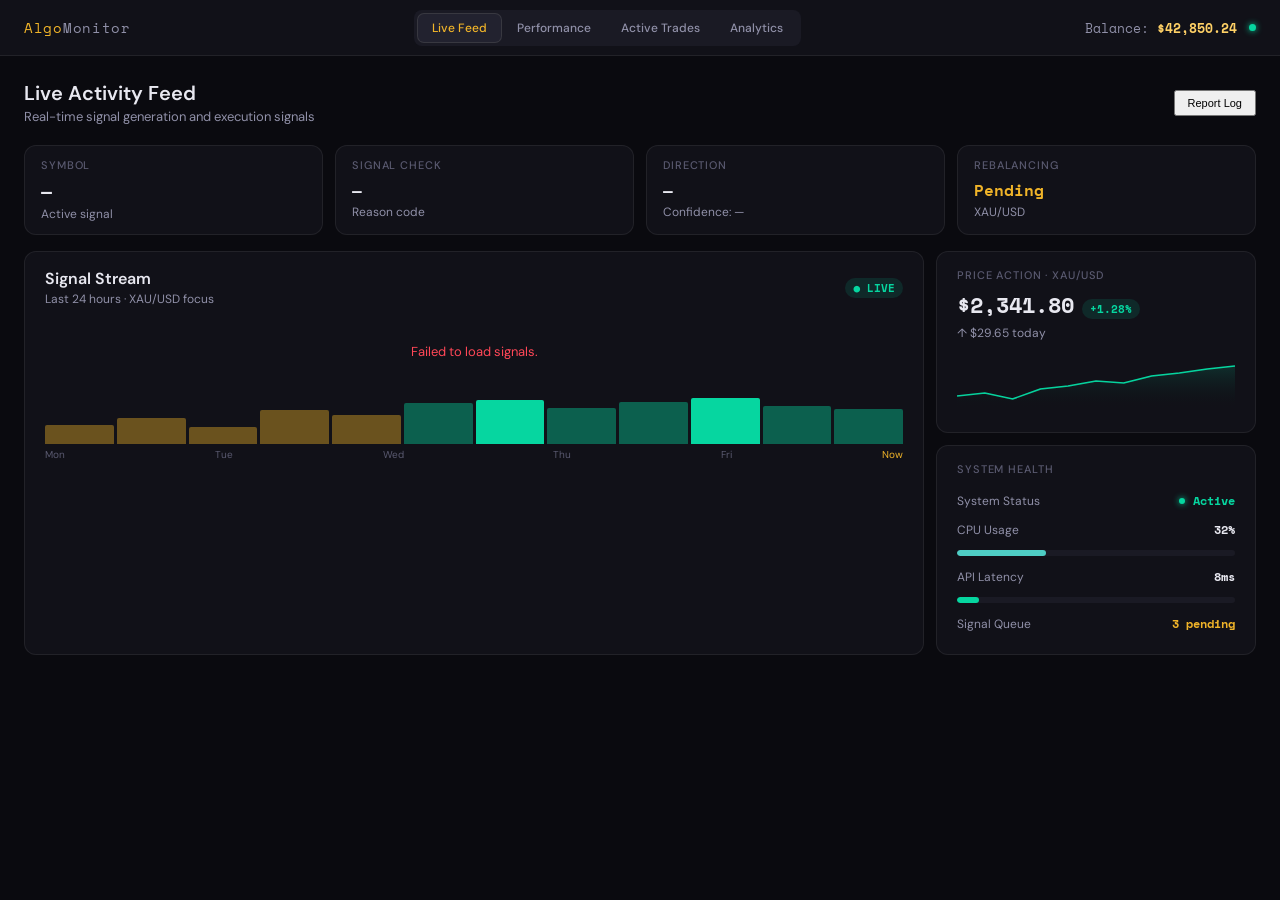
<file: index.html>
<!DOCTYPE html>
<html lang="en">
<head>
  <meta charset="UTF-8">
  <meta name="viewport" content="width=device-width, initial-scale=1.0">
  <title>AlgoMonitor</title>
  <link rel="preconnect" href="https://fonts.googleapis.com">
  <link href="https://fonts.googleapis.com/css2?family=Space+Mono:ital,wght@0,400;0,700;1,400&family=DM+Sans:wght@300;400;500;600&display=swap" rel="stylesheet">
  <link rel="stylesheet" href="css/styles.css">
</head>
<body>

<!-- ===================== NAV ===================== -->
<nav>
  <div class="nav-logo">Algo<span>Monitor</span></div>
  <div class="nav-tabs">
    <button class="nav-tab active" onclick="showScreen('feed',this)">Live Feed</button>
    <button class="nav-tab" onclick="showScreen('perf',this)">Performance</button>
    <button class="nav-tab" onclick="showScreen('trades',this)">Active Trades</button>
    <button class="nav-tab" onclick="showScreen('analytics',this)">Analytics</button>
  </div>
  <div class="nav-right">
    <div class="nav-balance">Balance: <strong>$42,850.24</strong></div>
    <div class="status-dot"></div>
  </div>
</nav>

<!-- ===================== SCREEN 1: LIVE ACTIVITY FEED ===================== -->
<div class="screen active" id="screen-feed">
  <div class="page-header">
    <div style="display:flex;align-items:center;justify-content:space-between">
      <div>
        <div class="page-title">Live Activity Feed</div>
        <div class="page-sub">Real-time signal generation and execution signals</div>
      </div>
      <button class="btn-outline" style="font-size:11px;padding:5px 12px;">Report Log</button>
    </div>
  </div>

  <div class="grid-4" style="margin-bottom:1rem;">
    <div class="card card-sm">
      <div class="card-title">Symbol</div>
      <div class="card-value" id="stat-symbol" style="font-size:18px;">—</div>
      <div class="card-sub">Active signal</div>
    </div>
    <div class="card card-sm">
      <div class="card-title">Signal Check</div>
      <div class="card-value" id="stat-reason" style="font-size:16px;">—</div>
      <div class="card-sub">Reason code</div>
    </div>
    <div class="card card-sm">
      <div class="card-title">Direction</div>
      <div class="card-value" id="stat-signal" style="font-size:16px;">—</div>
      <div class="card-sub">Confidence: <span id="stat-confidence">—</span></div>
    </div>
    <div class="card card-sm">
      <div class="card-title">Rebalancing</div>
      <div class="card-value" style="font-size:16px;color:var(--gold)">Pending</div>
      <div class="card-sub">XAU/USD</div>
    </div>
  </div>

  <div style="display:grid;grid-template-columns:1fr 320px;gap:12px;">
    <div class="card">
      <div class="section-header">
        <div>
          <div class="section-title">Signal Stream</div>
          <div class="section-sub">Last 24 hours · XAU/USD focus</div>
        </div>
        <span class="badge badge-green">● LIVE</span>
      </div>
      <!-- Dynamic signal rows injected by main.js -->
      <div id="signal-stream">
        <div style="padding:20px 0;text-align:center;color:var(--text3);font-size:13px;">Loading signals...</div>
      </div>
      <div class="mini-chart" style="margin-top:16px;">
        <div class="bar" style="height:40%"></div>
        <div class="bar" style="height:55%"></div>
        <div class="bar" style="height:35%"></div>
        <div class="bar" style="height:70%"></div>
        <div class="bar" style="height:60%"></div>
        <div class="bar green" style="height:85%"></div>
        <div class="bar green active" style="height:92%"></div>
        <div class="bar green" style="height:75%"></div>
        <div class="bar green" style="height:88%"></div>
        <div class="bar green active" style="height:95%"></div>
        <div class="bar green" style="height:80%"></div>
        <div class="bar green" style="height:72%"></div>
      </div>
      <div style="display:flex;justify-content:space-between;margin-top:4px;">
        <span style="font-size:10px;color:var(--text3)">Mon</span>
        <span style="font-size:10px;color:var(--text3)">Tue</span>
        <span style="font-size:10px;color:var(--text3)">Wed</span>
        <span style="font-size:10px;color:var(--text3)">Thu</span>
        <span style="font-size:10px;color:var(--text3)">Fri</span>
        <span style="font-size:10px;color:var(--gold)">Now</span>
      </div>
    </div>

    <div style="display:flex;flex-direction:column;gap:12px;">
      <div class="card">
        <div class="card-title">Price Action · XAU/USD</div>
        <div style="display:flex;align-items:baseline;gap:8px;margin-bottom:4px;">
          <div class="card-value">$2,341.80</div>
          <span class="badge badge-green">+1.28%</span>
        </div>
        <div class="card-sub">↑ $29.65 today</div>
        <svg class="sparkline" viewBox="0 0 200 60" preserveAspectRatio="none" style="margin-top:10px;">
          <polyline points="0,45 20,42 40,48 60,38 80,35 100,30 120,32 140,25 160,22 180,18 200,15" fill="none" stroke="var(--green)" stroke-width="1.5"/>
          <polyline points="0,45 20,42 40,48 60,38 80,35 100,30 120,32 140,25 160,22 180,18 200,15 200,60 0,60" fill="url(#gfade)" opacity="0.15"/>
          <defs><linearGradient id="gfade" x1="0" y1="0" x2="0" y2="1"><stop offset="0%" stop-color="var(--green)"/><stop offset="100%" stop-color="transparent"/></linearGradient></defs>
        </svg>
      </div>
      <div class="card">
        <div class="card-title" style="margin-bottom:10px;">System Health</div>
        <div class="health-item">
          <span class="health-label">System Status</span>
          <div class="health-right"><div class="status-dot" style="width:6px;height:6px;"></div><span class="health-val" style="color:var(--green)">Active</span></div>
        </div>
        <div class="health-item"><span class="health-label">CPU Usage</span><span class="health-val">32%</span></div>
        <div class="progress-wrap"><div class="progress-bar" style="width:32%;background:var(--blue)"></div></div>
        <div class="health-item" style="margin-top:6px;"><span class="health-label">API Latency</span><span class="health-val">8ms</span></div>
        <div class="progress-wrap"><div class="progress-bar" style="width:8%;background:var(--green)"></div></div>
        <div class="health-item" style="margin-top:6px;"><span class="health-label">Signal Queue</span><span class="health-val" style="color:var(--gold)">3 pending</span></div>
      </div>
    </div>
  </div>
</div>

<!-- ===================== SCREEN 2: PERFORMANCE ===================== -->
<div class="screen" id="screen-perf">
  <div class="page-header">
    <div class="page-title">Performance Overview</div>
    <div class="page-sub">Real-time analytical breakdown for XAU/USD</div>
  </div>

  <div class="grid-4" style="margin-bottom:1rem;">
    <div class="card card-sm" style="border-color:rgba(6,214,160,0.3);">
      <div class="card-title">Unrealized P&L</div>
      <div class="card-value" style="color:var(--green);font-size:20px;">+$1,482.31</div>
      <span class="badge badge-green" style="margin-top:4px;">+9.41%</span>
    </div>
    <div class="card card-sm">
      <div class="card-title">Total Profit</div>
      <div class="card-value" style="font-size:20px;">$4,200</div>
      <div class="card-sub" style="color:var(--green)">↑ above avg 15%</div>
    </div>
    <div class="card card-sm">
      <div class="card-title">Avg Drawdown</div>
      <div class="card-value" style="font-size:20px;">2.1%</div>
      <div class="card-sub" style="color:var(--green)">Max threshold 8.4%</div>
    </div>
    <div class="card card-sm">
      <div class="card-title">Daily Profit (7d)</div>
      <div class="card-value" style="font-size:20px;">$600</div>
      <div class="card-sub">Avg per session</div>
    </div>
  </div>

  <div style="display:grid;grid-template-columns:1fr 280px;gap:12px;">
    <div class="card">
      <div class="section-header">
        <div class="section-title">Equity Curve · XAU/USD</div>
        <div style="display:flex;gap:8px;">
          <span class="badge badge-blue">Trades</span>
          <span class="badge badge-gold">Equity</span>
        </div>
      </div>
      <svg width="100%" height="160" viewBox="0 0 500 160" preserveAspectRatio="none">
        <defs>
          <linearGradient id="equityGrad" x1="0" y1="0" x2="0" y2="1">
            <stop offset="0%" stop-color="var(--gold)" stop-opacity="0.2"/>
            <stop offset="100%" stop-color="var(--gold)" stop-opacity="0"/>
          </linearGradient>
        </defs>
        <path d="M0,130 L40,125 L80,120 L120,110 L160,100 L200,95 L240,80 L280,70 L320,60 L360,55 L400,45 L440,40 L500,30" fill="none" stroke="var(--gold)" stroke-width="2"/>
        <path d="M0,130 L40,125 L80,120 L120,110 L160,100 L200,95 L240,80 L280,70 L320,60 L360,55 L400,45 L440,40 L500,30 L500,160 L0,160Z" fill="url(#equityGrad)"/>
        <circle cx="500" cy="30" r="4" fill="var(--gold)"/>
      </svg>
      <div style="display:flex;justify-content:space-between;margin-top:4px;">
        <span style="font-size:10px;color:var(--text3)">30 days ago</span>
        <span style="font-size:10px;color:var(--text3)">15 days ago</span>
        <span style="font-size:10px;color:var(--gold)">Today</span>
      </div>
      <div class="divider"></div>
      <div class="grid-3" style="gap:8px;">
        <div>
          <div class="card-title">Win Rate</div>
          <div style="font-family:var(--mono);font-size:22px;font-weight:700;color:var(--green)">68%</div>
          <div class="card-sub" style="color:var(--green)">↑ above avg 4%</div>
        </div>
        <div>
          <div class="card-title">Sharpe Ratio</div>
          <div style="font-family:var(--mono);font-size:22px;font-weight:700;">2.34</div>
          <div class="card-sub">Strong risk-adj return</div>
        </div>
        <div>
          <div class="card-title">Trades (30d)</div>
          <div style="font-family:var(--mono);font-size:22px;font-weight:700;">87</div>
          <div class="card-sub">64 wins · 23 losses</div>
        </div>
      </div>
    </div>

    <div style="display:flex;flex-direction:column;gap:12px;">
      <div class="card">
        <div class="card-title" style="margin-bottom:10px;">Weekly Breakdown</div>
        <div class="stat-row"><span class="stat-label">Monday</span><span class="stat-val" style="color:var(--green)">+$842</span></div>
        <div class="stat-row"><span class="stat-label">Tuesday</span><span class="stat-val" style="color:var(--green)">+$1,204</span></div>
        <div class="stat-row"><span class="stat-label">Wednesday</span><span class="stat-val" style="color:var(--red)">-$318</span></div>
        <div class="stat-row"><span class="stat-label">Thursday</span><span class="stat-val" style="color:var(--green)">+$960</span></div>
        <div class="stat-row"><span class="stat-label">Friday</span><span class="stat-val" style="color:var(--green)">+$512</span></div>
      </div>
      <div class="card">
        <div class="card-title" style="margin-bottom:10px;">Risk Metrics</div>
        <div class="stat-row"><span class="stat-label">Max Drawdown</span><span class="stat-val" style="color:var(--gold)">4.8%</span></div>
        <div class="stat-row"><span class="stat-label">Profit Factor</span><span class="stat-val">2.87</span></div>
        <div class="stat-row"><span class="stat-label">Expectancy</span><span class="stat-val" style="color:var(--green)">+$48</span></div>
      </div>
    </div>
  </div>
</div>

<!-- ===================== SCREEN 3: ACTIVE TRADES ===================== -->
<div class="screen" id="screen-trades">
  <div class="page-header">
    <div style="display:flex;align-items:center;justify-content:space-between">
      <div>
        <div class="page-title">Active Trades</div>
        <div class="page-sub" id="trades-sub">Loading...</div>
      </div>
      <span class="badge badge-gold">Portfolio $42,850</span>
    </div>
  </div>

  <!-- Current open trade -->
  <div id="open-trade-container">
    <div style="padding:20px 0;text-align:center;color:var(--text3);font-size:13px;">Loading open trade...</div>
  </div>

  <!-- Past trades -->
  <div class="card" style="margin-top:12px;">
    <div class="section-title" style="margin-bottom:12px;">Past Trades</div>
    <div id="past-trades-container">
      <div style="padding:20px 0;text-align:center;color:var(--text3);font-size:13px;">Loading past trades...</div>
    </div>
  </div>
</div>

<!-- ===================== SCREEN 4: ANALYTICS ===================== -->
<div class="screen" id="screen-analytics">
  <div class="page-header">
    <div class="page-title">Analytics</div>
    <div class="page-sub">Active signal breakdown · System event log</div>
  </div>

  <!-- Active Signal Header -->
  <div class="signal-detail-header" id="analytics-signal-header">
    <div class="signal-type" id="an-signal-type">● LOADING...</div>
    <div class="signal-title" id="an-signal-title">—</div>
    <div class="signal-desc" id="an-signal-desc">—</div>
    <div style="display:flex;align-items:center;gap:16px;margin-top:16px;flex-wrap:wrap;">
      <div>
        <div class="card-title" style="margin-bottom:2px;">Entry Price</div>
        <div id="an-entry" style="font-family:var(--mono);font-size:20px;font-weight:700;color:var(--gold)">—</div>
      </div>
      <div style="height:40px;width:1px;background:var(--border)"></div>
      <div>
        <div class="card-title" style="margin-bottom:2px;">Stop Loss</div>
        <div id="an-sl" style="font-family:var(--mono);font-size:20px;font-weight:700;color:var(--red)">—</div>
      </div>
      <div style="height:40px;width:1px;background:var(--border)"></div>
      <div>
        <div class="card-title" style="margin-bottom:2px;">Take Profit</div>
        <div id="an-tp" style="font-family:var(--mono);font-size:20px;font-weight:700;color:var(--green)">—</div>
      </div>
      <div style="height:40px;width:1px;background:var(--border)"></div>
      <div>
        <div class="card-title" style="margin-bottom:2px;">R:R</div>
        <div id="an-rr" style="font-family:var(--mono);font-size:20px;font-weight:700;color:var(--gold)">—</div>
      </div>
      <div style="height:40px;width:1px;background:var(--border)"></div>
      <div>
        <div class="card-title" style="margin-bottom:2px;">Confidence</div>
        <div id="an-conf" style="font-family:var(--mono);font-size:20px;font-weight:700;">—</div>
      </div>
    </div>
  </div>

  <!-- Execution Snapshot + Signal Accuracy -->
  <div class="grid-2" style="margin-bottom:1rem;">
    <div class="indicator-card">
      <div class="ind-label">Execution Snapshot</div>
      <div class="exec-row"><span style="color:var(--text2)">Entry Type</span><span id="an-entry-type" style="font-family:var(--mono);font-size:12px;">—</span></div>
      <div class="exec-row"><span style="color:var(--text2)">ML Regime</span><span id="an-regime" style="font-family:var(--mono);font-size:12px;">—</span></div>
      <div class="exec-row"><span style="color:var(--text2)">ML Probability</span><span id="an-mlprob" style="font-family:var(--mono);font-size:12px;">—</span></div>
      <div class="exec-row"><span style="color:var(--text2)">Valid Until</span><span id="an-valid" style="font-family:var(--mono);font-size:12px;">—</span></div>
    </div>
    <div class="indicator-card">
      <div class="ind-label">Recent Signal Confidence</div>
      <div id="signal-accuracy-list">
        <div style="padding:10px 0;text-align:center;color:var(--text3);font-size:13px;">Loading...</div>
      </div>
    </div>
  </div>

  <!-- System Event Log -->
  <div class="card">
    <div class="section-title" style="margin-bottom:12px;">System Event Log</div>
    <div id="system-events-log">
      <div style="padding:20px 0;text-align:center;color:var(--text3);font-size:13px;">Loading events...</div>
    </div>
  </div>
</div>

<!-- ===================== BOTTOM NAV (mobile) ===================== -->
<div class="bottom-nav">
  <div class="bottom-nav-inner">
    <button class="bnav-tab active" onclick="showScreen('feed',this,true)">
      <svg viewBox="0 0 24 24"><polyline points="22 12 18 12 15 21 9 3 6 12 2 12"/></svg>
      Feed
    </button>
    <button class="bnav-tab" onclick="showScreen('perf',this,true)">
      <svg viewBox="0 0 24 24"><line x1="18" y1="20" x2="18" y2="10"/><line x1="12" y1="20" x2="12" y2="4"/><line x1="6" y1="20" x2="6" y2="14"/></svg>
      Performance
    </button>
    <button class="bnav-tab" onclick="showScreen('trades',this,true)">
      <svg viewBox="0 0 24 24"><rect x="2" y="3" width="20" height="14" rx="2"/><line x1="8" y1="21" x2="16" y2="21"/><line x1="12" y1="17" x2="12" y2="21"/></svg>
      Trades
    </button>
    <button class="bnav-tab" onclick="showScreen('analytics',this,true)">
      <svg viewBox="0 0 24 24"><circle cx="11" cy="11" r="8"/><line x1="21" y1="21" x2="16.65" y2="16.65"/></svg>
      Analytics
    </button>
  </div>
</div>

<script src="js/main.js"></script>
</body>
</html>
</file>
<file: css/styles.css>
/* =====================
   ROOT VARIABLES
   ===================== */
:root {
  --bg: #0a0a0f;
  --bg2: #111118;
  --bg3: #1a1a24;
  --bg4: #22222f;
  --border: rgba(255,255,255,0.07);
  --border2: rgba(255,255,255,0.13);
  --text: #e8e8f0;
  --text2: #9090a8;
  --text3: #5a5a70;
  --gold: #f0b429;
  --gold2: #ffd166;
  --green: #06d6a0;
  --red: #ff4757;
  --blue: #4ecdc4;
  --purple: #a78bfa;
  --mono: 'Space Mono', monospace;
  --sans: 'DM Sans', sans-serif;
}

/* =====================
   RESET
   ===================== */
* { margin: 0; padding: 0; box-sizing: border-box; }
body {
  background: var(--bg);
  color: var(--text);
  font-family: var(--sans);
  min-height: 100vh;
  overflow-x: hidden;
}

/* =====================
   NAV
   ===================== */
nav {
  display: flex;
  align-items: center;
  justify-content: space-between;
  padding: 0 1.5rem;
  height: 56px;
  background: var(--bg2);
  border-bottom: 1px solid var(--border);
  position: sticky;
  top: 0;
  z-index: 100;
}
.nav-logo {
  font-family: var(--mono);
  font-size: 14px;
  color: var(--gold);
  letter-spacing: 0.05em;
}
.nav-logo span { color: var(--text2); }
.nav-tabs {
  display: flex;
  gap: 2px;
  background: var(--bg3);
  border-radius: 8px;
  padding: 4px;
}
.nav-tab {
  padding: 6px 14px;
  border-radius: 6px;
  font-size: 12px;
  font-weight: 500;
  cursor: pointer;
  color: var(--text2);
  border: none;
  background: transparent;
  transition: all 0.2s;
  white-space: nowrap;
  font-family: var(--sans);
}
.nav-tab.active {
  background: var(--bg4);
  color: var(--gold);
  box-shadow: 0 0 0 1px var(--border2);
}
.nav-tab:hover:not(.active) { color: var(--text); }
.nav-right {
  display: flex;
  align-items: center;
  gap: 12px;
}
.nav-balance {
  font-family: var(--mono);
  font-size: 13px;
  color: var(--text2);
}
.nav-balance strong { color: var(--gold2); font-weight: 700; }
.status-dot {
  width: 7px; height: 7px;
  border-radius: 50%;
  background: var(--green);
  box-shadow: 0 0 6px var(--green);
  animation: pulse 2s infinite;
}
@keyframes pulse {
  0%, 100% { opacity: 1; }
  50% { opacity: 0.4; }
}

/* =====================
   SCREENS
   ===================== */
.screen { display: none; padding: 1.5rem; }
.screen.active { display: block; }

/* =====================
   GRID UTILS
   ===================== */
.grid-2 { display: grid; grid-template-columns: repeat(2, 1fr); gap: 12px; }
.grid-3 { display: grid; grid-template-columns: repeat(3, 1fr); gap: 12px; }
.grid-4 { display: grid; grid-template-columns: repeat(4, 1fr); gap: 12px; }

/* =====================
   CARD
   ===================== */
.card {
  background: var(--bg2);
  border: 1px solid var(--border);
  border-radius: 12px;
  padding: 1rem 1.25rem;
}
.card-sm { padding: 0.75rem 1rem; }
.card-title {
  font-size: 11px;
  font-weight: 500;
  color: var(--text3);
  text-transform: uppercase;
  letter-spacing: 0.08em;
  margin-bottom: 6px;
}
.card-value {
  font-family: var(--mono);
  font-size: 22px;
  font-weight: 700;
  color: var(--text);
}
.card-sub {
  font-size: 12px;
  color: var(--text2);
  margin-top: 2px;
}

/* =====================
   BADGES
   ===================== */
.badge {
  display: inline-flex;
  align-items: center;
  gap: 4px;
  font-size: 11px;
  font-weight: 600;
  padding: 2px 8px;
  border-radius: 20px;
  font-family: var(--mono);
}
.badge-green { background: rgba(6,214,160,0.12); color: var(--green); }
.badge-red { background: rgba(255,71,87,0.12); color: var(--red); }
.badge-gold { background: rgba(240,180,41,0.12); color: var(--gold); }
.badge-blue { background: rgba(78,205,196,0.12); color: var(--blue); }

/* =====================
   SECTION HEADER
   ===================== */
.section-header {
  display: flex;
  align-items: center;
  justify-content: space-between;
  margin-bottom: 1rem;
}
.section-title {
  font-size: 16px;
  font-weight: 600;
  color: var(--text);
}
.section-sub {
  font-size: 12px;
  color: var(--text2);
  margin-top: 2px;
}

/* =====================
   SIGNAL ROWS
   ===================== */
.signal-row {
  display: flex;
  align-items: center;
  justify-content: space-between;
  padding: 10px 0;
  border-bottom: 1px solid var(--border);
}
.signal-row:last-child { border-bottom: none; }
.signal-pair {
  font-family: var(--mono);
  font-size: 13px;
  font-weight: 700;
  color: var(--text);
  min-width: 80px;
}
.signal-action {
  font-size: 11px;
  font-weight: 600;
  padding: 2px 8px;
  border-radius: 4px;
}
.signal-buy { background: rgba(6,214,160,0.15); color: var(--green); }
.signal-sell { background: rgba(255,71,87,0.15); color: var(--red); }
.signal-meta {
  font-size: 11px;
  color: var(--text2);
  font-family: var(--mono);
}

/* =====================
   CHART BARS
   ===================== */
.mini-chart {
  display: flex;
  align-items: flex-end;
  gap: 3px;
  height: 48px;
  margin-top: 12px;
}
.bar {
  flex: 1;
  border-radius: 2px 2px 0 0;
  background: var(--gold);
  opacity: 0.4;
  transition: opacity 0.2s;
  min-height: 4px;
}
.bar.active { opacity: 1; }
.bar.green { background: var(--green); }

/* =====================
   STAT ROW
   ===================== */
.stat-row {
  display: flex;
  justify-content: space-between;
  align-items: center;
  padding: 8px 0;
  border-bottom: 1px solid var(--border);
  font-size: 13px;
}
.stat-row:last-child { border-bottom: none; }
.stat-label { color: var(--text2); }
.stat-val { font-family: var(--mono); font-weight: 700; }

/* =====================
   PROGRESS BAR
   ===================== */
.progress-wrap { background: var(--bg3); border-radius: 4px; height: 6px; overflow: hidden; margin-top: 6px; }
.progress-bar { height: 100%; border-radius: 4px; background: var(--gold); }

/* =====================
   TRADE CARDS
   ===================== */
.trade-card {
  background: var(--bg2);
  border: 1px solid var(--border);
  border-radius: 12px;
  padding: 1rem 1.25rem;
  margin-bottom: 12px;
}
.trade-header {
  display: flex;
  align-items: center;
  justify-content: space-between;
  margin-bottom: 12px;
}
.trade-pair {
  font-family: var(--mono);
  font-size: 16px;
  font-weight: 700;
}
.trade-pnl {
  font-family: var(--mono);
  font-size: 18px;
  font-weight: 700;
  text-align: right;
}
.trade-grid {
  display: grid;
  grid-template-columns: repeat(3, 1fr);
  gap: 8px;
  margin-bottom: 12px;
}
.trade-stat { font-size: 11px; }
.trade-stat-label { color: var(--text3); margin-bottom: 2px; text-transform: uppercase; letter-spacing: 0.05em; }
.trade-stat-val { font-family: var(--mono); font-size: 13px; font-weight: 700; }
.trade-actions { display: flex; gap: 8px; }
.btn {
  flex: 1;
  padding: 8px;
  border-radius: 8px;
  border: none;
  font-size: 12px;
  font-weight: 600;
  cursor: pointer;
  font-family: var(--sans);
  transition: all 0.15s;
}
.btn-primary { background: var(--gold); color: #0a0a0f; }
.btn-primary:hover { background: var(--gold2); }
.btn-danger { background: rgba(255,71,87,0.15); color: var(--red); border: 1px solid rgba(255,71,87,0.3); }
.btn-danger:hover { background: rgba(255,71,87,0.25); }

/* =====================
   LOG TABLE
   ===================== */
.log-table { width: 100%; border-collapse: collapse; font-size: 12px; }
.log-table th {
  color: var(--text3);
  font-weight: 500;
  text-align: left;
  padding: 6px 8px;
  border-bottom: 1px solid var(--border);
  font-size: 11px;
  text-transform: uppercase;
  letter-spacing: 0.05em;
}
.log-table td { padding: 8px 8px; border-bottom: 1px solid var(--border); color: var(--text2); font-family: var(--mono); }
.log-table tr:last-child td { border-bottom: none; }

/* =====================
   SIGNAL DETAIL
   ===================== */
.signal-detail-header {
  background: linear-gradient(135deg, rgba(240,180,41,0.08) 0%, transparent 60%);
  border: 1px solid rgba(240,180,41,0.2);
  border-radius: 16px;
  padding: 1.5rem;
  margin-bottom: 1rem;
}
.signal-type { font-size: 11px; color: var(--gold); text-transform: uppercase; letter-spacing: 0.12em; font-weight: 600; margin-bottom: 6px; }
.signal-title { font-size: 20px; font-weight: 700; margin-bottom: 4px; }
.signal-desc { font-size: 13px; color: var(--text2); line-height: 1.5; }

.indicator-card {
  background: var(--bg2);
  border: 1px solid var(--border);
  border-radius: 10px;
  padding: 1rem;
}
.ind-label { font-size: 11px; color: var(--text3); text-transform: uppercase; letter-spacing: 0.08em; margin-bottom: 8px; }
.ind-value { font-family: var(--mono); font-size: 24px; font-weight: 700; }
.ind-signal { font-size: 12px; margin-top: 4px; }

/* =====================
   ACCURACY TABLE
   ===================== */
.acc-table { width: 100%; border-collapse: collapse; font-size: 13px; }
.acc-table th { color: var(--text3); font-weight: 500; text-align: left; padding: 8px; border-bottom: 1px solid var(--border); font-size: 11px; text-transform: uppercase; letter-spacing: 0.05em; }
.acc-table td { padding: 10px 8px; border-bottom: 1px solid var(--border); }
.acc-table tr:last-child td { border-bottom: none; }
.asset-icon { display: inline-flex; align-items: center; justify-content: center; width: 28px; height: 28px; border-radius: 6px; font-size: 10px; font-weight: 700; font-family: var(--mono); margin-right: 8px; }
.icon-gold { background: rgba(240,180,41,0.15); color: var(--gold); }

/* =====================
   ALGO LOG
   ===================== */
.algo-entry {
  display: flex;
  gap: 12px;
  padding: 12px 0;
  border-bottom: 1px solid var(--border);
}
.algo-entry:last-child { border-bottom: none; }
.algo-time { font-family: var(--mono); font-size: 11px; color: var(--text3); white-space: nowrap; padding-top: 2px; min-width: 70px; }
.algo-content { flex: 1; }
.algo-action { font-size: 12px; font-weight: 600; margin-bottom: 2px; }
.algo-detail { font-size: 11px; color: var(--text2); line-height: 1.4; }

/* =====================
   EXEC SNAPSHOT
   ===================== */
.exec-row { display: flex; justify-content: space-between; align-items: center; font-size: 12px; padding: 6px 0; border-bottom: 1px solid var(--border); }
.exec-row:last-child { border-bottom: none; }

/* =====================
   SPARKLINE
   ===================== */
.sparkline { width: 100%; height: 60px; }

/* =====================
   PAGE HEADER
   ===================== */
.page-header { margin-bottom: 1.25rem; }
.page-title { font-size: 20px; font-weight: 600; }
.page-sub { font-size: 13px; color: var(--text2); margin-top: 2px; }

/* =====================
   DIVIDER
   ===================== */
.divider { height: 1px; background: var(--border); margin: 1rem 0; }

/* =====================
   SYSTEM HEALTH
   ===================== */
.health-item { display: flex; align-items: center; justify-content: space-between; padding: 6px 0; }
.health-label { font-size: 12px; color: var(--text2); }
.health-right { display: flex; align-items: center; gap: 8px; }
.health-val { font-family: var(--mono); font-size: 12px; font-weight: 700; }

/* =====================
   BOTTOM NAV (mobile)
   ===================== */
.bottom-nav {
  display: none;
  position: fixed;
  bottom: 0; left: 0; right: 0;
  background: var(--bg2);
  border-top: 1px solid var(--border);
  padding: 8px 0 env(safe-area-inset-bottom, 8px);
  z-index: 100;
}
.bottom-nav-inner { display: flex; }
.bnav-tab {
  flex: 1;
  display: flex;
  flex-direction: column;
  align-items: center;
  gap: 3px;
  padding: 6px 0;
  font-size: 10px;
  color: var(--text3);
  cursor: pointer;
  border: none;
  background: transparent;
  font-family: var(--sans);
  transition: color 0.2s;
}
.bnav-tab.active { color: var(--gold); }
.bnav-tab svg { width: 20px; height: 20px; stroke: currentColor; fill: none; stroke-width: 1.5; stroke-linecap: round; stroke-linejoin: round; }

/* =====================
   RESPONSIVE
   ===================== */
@media (max-width: 900px) {
  .grid-4 { grid-template-columns: repeat(2, 1fr); }
  .grid-3 { grid-template-columns: repeat(2, 1fr); }
}
@media (max-width: 640px) {
  nav { padding: 0 1rem; }
  .nav-tabs { display: none; }
  .nav-right { gap: 8px; }
  .nav-balance { font-size: 11px; }
  .screen { padding: 1rem; padding-bottom: 80px; }
  .grid-2 { grid-template-columns: 1fr; }
  .grid-3 { grid-template-columns: 1fr; }
  .grid-4 { grid-template-columns: repeat(2, 1fr); }
  .bottom-nav { display: block; }
  .trade-grid { grid-template-columns: repeat(3, 1fr); }
}
</file>
